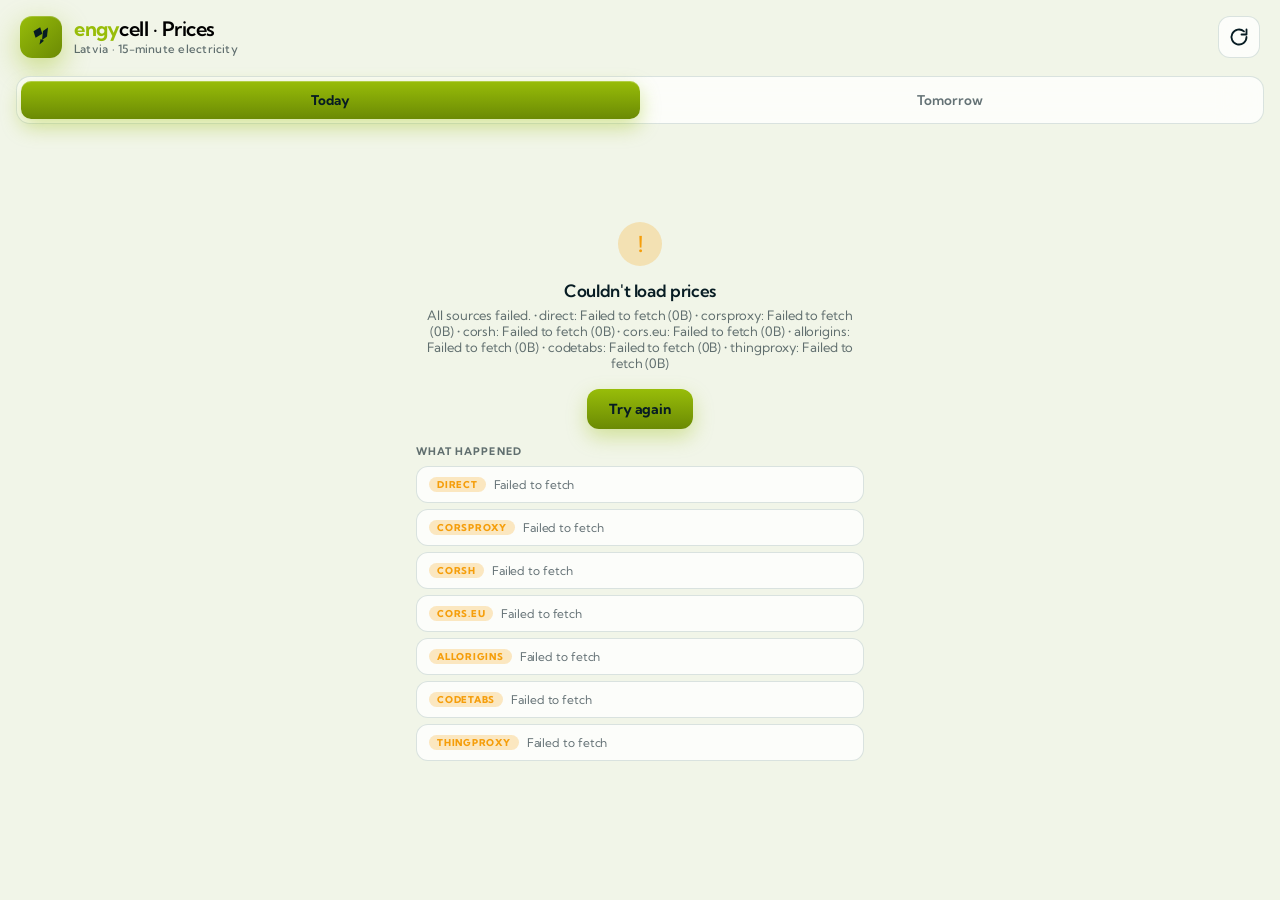
<file: docs/index.html>
<!doctype html>
<html lang="en">
<head>
  <meta charset="utf-8">
  <meta name="viewport" content="width=device-width, initial-scale=1, viewport-fit=cover">
  <meta name="theme-color" content="#F1F5E8">
  <meta name="apple-mobile-web-app-capable" content="yes">
  <meta name="apple-mobile-web-app-title" content="EngyCell">
  <meta name="apple-mobile-web-app-status-bar-style" content="default">
  <meta http-equiv="Cache-Control" content="no-cache">
  <link rel="manifest" href="manifest.webmanifest">
  <link rel="apple-touch-icon" href="icon-180.png">
  <link rel="icon" href="icon.svg" type="image/svg+xml">
  <link rel="preconnect" href="https://fonts.googleapis.com">
  <link rel="preconnect" href="https://fonts.gstatic.com" crossorigin>
  <link href="https://fonts.googleapis.com/css2?family=Kumbh+Sans:wght@400;500;600;700&display=swap" rel="stylesheet">
  <link rel="stylesheet" href="styles.css?v=17">
  <title>EngyCell Prices · Latvia electricity</title>
</head>
<body class="app-entering">
  <div class="bg">
    <div class="orb orb-a"></div>
    <div class="orb orb-b"></div>
    <div class="orb orb-c"></div>
    <svg class="wires" viewBox="0 0 1440 900" preserveAspectRatio="xMidYMid slice" aria-hidden="true">
      <g fill="none" stroke-linecap="square" stroke-linejoin="miter">
        <path class="wire-track" pathLength="1000" d="M -40 140 H 180 V 220 H 400 V 160 H 640 V 260 H 880 V 180 H 1140 V 280 H 1480"/>
        <path class="wire-pulse" pathLength="1000" d="M -40 140 H 180 V 220 H 400 V 160 H 640 V 260 H 880 V 180 H 1140 V 280 H 1480" style="--dur:11s;--delay:0s;"/>

        <path class="wire-track" pathLength="1000" d="M -40 360 H 140 V 300 H 380 V 420 H 620 V 340 H 900 V 440 H 1160 V 380 H 1480"/>
        <path class="wire-pulse" pathLength="1000" d="M -40 360 H 140 V 300 H 380 V 420 H 620 V 340 H 900 V 440 H 1160 V 380 H 1480" style="--dur:14s;--delay:-5s;"/>

        <path class="wire-track" pathLength="1000" d="M -40 560 H 220 V 480 H 460 V 620 H 720 V 520 H 980 V 640 H 1240 V 560 H 1480"/>
        <path class="wire-pulse" pathLength="1000" d="M -40 560 H 220 V 480 H 460 V 620 H 720 V 520 H 980 V 640 H 1240 V 560 H 1480" style="--dur:9s;--delay:-3s;"/>

        <path class="wire-track" pathLength="1000" d="M -40 760 H 280 V 820 H 520 V 680 H 800 V 820 H 1060 V 720 H 1320 V 820 H 1480"/>
        <path class="wire-pulse" pathLength="1000" d="M -40 760 H 280 V 820 H 520 V 680 H 800 V 820 H 1060 V 720 H 1320 V 820 H 1480" style="--dur:13s;--delay:-7s;"/>

        <path class="wire-track" pathLength="1000" d="M 60 -40 V 140"/>
        <path class="wire-track" pathLength="1000" d="M 880 180 V 440"/>
        <path class="wire-track" pathLength="1000" d="M 460 620 V 940"/>
        <path class="wire-track" pathLength="1000" d="M 1160 380 V 940"/>
      </g>
    </svg>
    <div class="grain"></div>
  </div>

  <header class="top">
    <div class="brand">
      <div class="logo-mark" aria-hidden="true">
        <!-- engycell-inspired mark: lightning bolt + turbine blade -->
        <svg viewBox="0 0 24 24" xmlns="http://www.w3.org/2000/svg">
          <!-- turbine / blade element (left) -->
          <path d="M4.5 6.2 L11.2 2.2 L13.3 8.8 L6.6 12.8 Z" fill="#071C23"/>
          <!-- bolt element (right, offset) -->
          <path d="M14 6 L19 2.4 L18 11.4 L13 15 Z" fill="#071C23"/>
          <!-- small accent triangle (tail) -->
          <path d="M11.6 14 L15 15.8 L10.5 19.6 Z" fill="#071C23"/>
        </svg>
      </div>
      <div class="brand-text">
        <h1><span class="brand-accent">engy</span>cell · Prices</h1>
        <p class="subtitle">Latvia · 15-minute electricity</p>
      </div>
    </div>
    <button id="refresh" class="icon-btn" aria-label="Refresh">
      <svg viewBox="0 0 24 24" width="20" height="20" fill="none" stroke="currentColor" stroke-width="2.2" stroke-linecap="round" stroke-linejoin="round"><path d="M21 12a9 9 0 1 1-3-6.7"/><path d="M21 3v6h-6"/></svg>
    </button>
  </header>

  <div class="segmented" role="tablist">
    <div class="seg-thumb" id="seg-thumb"></div>
    <button class="seg active" data-day="today" role="tab" aria-selected="true">Today</button>
    <button class="seg" data-day="tomorrow" role="tab" aria-selected="false">Tomorrow</button>
  </div>

  <main id="app">
    <div id="loading" class="state">
      <div class="spinner"></div>
      <p class="state-title">Loading prices</p>
      <p id="loading-msg" class="state-sub"></p>
    </div>

    <div id="error" class="state hidden">
      <div class="state-icon">!</div>
      <p class="state-title">Couldn't load prices</p>
      <p id="error-msg" class="state-sub"></p>
      <button id="retry" class="btn">Try again</button>
      <div id="diag" class="diag"></div>
    </div>

    <div id="content" class="hidden fade-in">
      <section class="hero">
        <div class="hero-top">
          <span class="pill" id="hero-pill">—</span>
          <span class="hero-label" id="hero-label">Right now</span>
        </div>
        <div class="hero-num">
          <span class="hero-value" id="hero-value">—</span>
          <span class="hero-unit">¢/kWh</span>
        </div>
        <div class="hero-meta">
          <span id="hero-sub" class="hero-time">—</span>
          <span id="hero-delta" class="hero-delta"></span>
        </div>
        <svg id="hero-spark" class="hero-spark" viewBox="0 0 340 60" preserveAspectRatio="none" aria-hidden="true"></svg>
      </section>

      <section id="insight" class="insight hidden">
        <div class="insight-icon" id="insight-icon">🌿</div>
        <div class="insight-text">
          <div class="insight-title" id="insight-title"></div>
          <div class="insight-sub" id="insight-sub"></div>
        </div>
      </section>

      <section class="stats">
        <div class="stat lo">
          <div class="stat-head"><span class="stat-dot"></span> Cheapest</div>
          <div class="stat-value" id="stat-lo">—</div>
          <div class="stat-sub" id="stat-lo-sub"></div>
        </div>
        <div class="stat hi">
          <div class="stat-head"><span class="stat-dot"></span> Priciest</div>
          <div class="stat-value" id="stat-hi">—</div>
          <div class="stat-sub" id="stat-hi-sub"></div>
        </div>
      </section>

      <section class="card chart-card">
        <div class="card-head">
          <h3>15-minute bars</h3>
          <div class="legend">
            <span>👑 cheapest</span>
            <span>🔥 priciest</span>
          </div>
        </div>
        <svg id="chart" viewBox="0 0 640 280" preserveAspectRatio="xMidYMid meet" role="img" aria-label="Price chart"></svg>
      </section>

      <section class="card list-card">
        <div class="card-head">
          <h3>Every 15-minute slot</h3>
          <span class="count" id="slot-count"></span>
        </div>
        <div id="list" class="list"></div>
      </section>

      <p class="updated" id="updated"></p>
    </div>
  </main>
  <script src="app.js?v=20" defer></script>
</body>
</html>
</file>
<file: docs/styles.css>
/* ------------------------------------------------------------------
   engycell · Volts — premium mobile UI
   Palette: #EEEEEE off-white / #98BD09 vivid green /
            #071C23 deep teal / #03413C secondary teal
   Type: Kumbh Sans (Regular 400 / Semibold 600 / Bold 700)
   ------------------------------------------------------------------ */

:root {
  color-scheme: light;

  /* --- Light Engycell palette — off-white base with brand-green tint --- */
  --bg-0: #EEEEEE;
  --bg-1: #F1F5E8;              /* faint brand-green tint */
  --bg-2: #DDE1D2;
  --text: #071C23;
  --text-strong: #000000;
  --muted: rgba(7, 28, 35, 0.62);
  --muted-2: rgba(7, 28, 35, 0.34);
  --hair: rgba(7, 28, 35, 0.10);

  --brand:      #98BD09;        /* vivid green */
  --brand-2:    #B7D910;        /* a touch brighter for glow */
  --brand-dim:  #6B8A04;        /* deeper green for hover / borders */
  --brand-soft: rgba(152, 189, 9, 0.24);
  --brand-glow: rgba(152, 189, 9, 0.45);

  --teal:       #03413C;
  --teal-soft:  rgba(3, 65, 60, 0.35);

  /* "Priciest" signal — amber that still feels Engycell */
  --warn:       #F59E0B;
  --warn-2:     #FBBF24;
  --warn-soft:  rgba(245, 158, 11, 0.24);
  --warn-glow:  rgba(245, 158, 11, 0.45);

  --card: rgba(255, 255, 255, 0.78);
  --card-strong: rgba(255, 255, 255, 0.94);
  --card-border: rgba(3, 65, 60, 0.14);
  --shadow-card: 0 14px 36px rgba(3, 65, 60, 0.10),
                 0 1px 0 rgba(255, 255, 255, 0.9) inset;
  --shadow-hero: 0 22px 60px rgba(152, 189, 9, 0.30);

  --brand-grad:   linear-gradient(135deg, #98BD09 0%, #B7D910 55%, #EEEEEE 120%);
  --brand-grad-2: linear-gradient(135deg, #98BD09 0%, #03413C 100%);
  --brand-grad-3: linear-gradient(180deg, #98BD09 0%, #6B8A04 100%);
  --hero-grad:    linear-gradient(180deg, #03413C 0%, #071C23 55%, #03413C 100%);

  --orb-a: rgba(152, 189, 9, 0.45);
  --orb-b: rgba(3, 65, 60, 0.28);
  --orb-c: rgba(152, 189, 9, 0.28);
  --grain-opacity: 0.03;
}

/* ------------------------------------------------------------------
   Reset & base
   ------------------------------------------------------------------ */
* { box-sizing: border-box; -webkit-tap-highlight-color: transparent; }
html, body { margin: 0; padding: 0; min-height: 100%; }
html { background: var(--bg-1); }

body {
  font-family: "Kumbh Sans", -apple-system, BlinkMacSystemFont, "SF Pro Text",
               system-ui, sans-serif;
  font-weight: 400;
  color: var(--text);
  background: var(--bg-1);
  padding: env(safe-area-inset-top) env(safe-area-inset-right)
           env(safe-area-inset-bottom) env(safe-area-inset-left);
  -webkit-font-smoothing: antialiased;
  min-height: 100vh;
  overflow-x: hidden;
  letter-spacing: -0.005em;
}

h1, h2, h3, p { margin: 0; }
button { font: inherit; color: inherit; font-family: inherit; }

/* ------------------------------------------------------------------
   Animated background — Engycell green on deep teal
   ------------------------------------------------------------------ */
.bg {
  position: fixed; inset: 0;
  z-index: -1;
  overflow: hidden;
  background:
    radial-gradient(1200px 900px at 50% 45%, rgba(152, 189, 9, 0.18), transparent 65%),
    radial-gradient(1100px 700px at 110% -10%, rgba(152, 189, 9, 0.22), transparent 60%),
    radial-gradient(900px 600px at -10% 110%, rgba(3, 65, 60, 0.12), transparent 60%),
    var(--bg-1);
}

.orb {
  position: absolute;
  border-radius: 50%;
  filter: blur(90px);
  will-change: transform;
}
.orb-a { width: 460px; height: 460px; background: var(--orb-a); top: -100px; left: -140px; animation: drift 28s ease-in-out infinite; }
.orb-b { width: 380px; height: 380px; background: var(--orb-b); top: 18%; right: -160px; animation: drift 36s ease-in-out infinite reverse; }
.orb-c { width: 540px; height: 540px; background: var(--orb-c); bottom: -240px; left: 15%; animation: drift 44s ease-in-out infinite; }

@keyframes drift {
  0%, 100% { transform: translate(0, 0) scale(1); }
  50%      { transform: translate(40px, -50px) scale(1.10); }
}

.grain {
  position: absolute; inset: 0; pointer-events: none;
  opacity: var(--grain-opacity);
  background-image: url("data:image/svg+xml;utf8,<svg xmlns='http://www.w3.org/2000/svg' width='180' height='180'><filter id='n'><feTurbulence type='fractalNoise' baseFrequency='0.9' stitchTiles='stitch'/></filter><rect width='100%25' height='100%25' filter='url(%23n)'/></svg>");
  mix-blend-mode: overlay;
}

/* Electricity wires — angular circuit-trace lines with current flowing through.
   The pulses flicker to read as live / buzzing current. */
.wires {
  position: absolute; inset: 0;
  width: 100%; height: 100%;
  pointer-events: none;
  opacity: 1;
  z-index: 0;
}
.wire-track {
  stroke: #03413C;
  stroke-opacity: 0.5;
  stroke-width: 2;
}
.wire-pulse {
  stroke: #F2FF6A;
  stroke-width: 5;
  /* Three bright segments per cycle so a pulse is visible somewhere on every
     wire pretty much all the time. 80-unit segments = 8% of path length each. */
  stroke-dasharray: 80 253 80 253 80 254;
  filter: drop-shadow(0 0 10px rgba(232, 255, 66, 1))
          drop-shadow(0 0 26px rgba(152, 189, 9, 0.9));
  animation:
    wire-flow var(--dur, 12s) linear infinite,
    wire-buzz 0.09s steps(2, end) infinite;
  animation-delay: var(--delay, 0s), 0s;
  will-change: stroke-dashoffset, opacity;
}
@keyframes wire-flow {
  from { stroke-dashoffset: 1000; }
  to   { stroke-dashoffset: 0; }
}
@keyframes wire-buzz {
  0%, 100% { opacity: 1;    stroke-width: 5;   }
  50%      { opacity: 0.65; stroke-width: 4.2; }
}
@media (prefers-reduced-motion: reduce) {
  .wire-pulse { animation: none; stroke-dashoffset: 500; }
}

/* ------------------------------------------------------------------
   Launch animation — short logo pop + wire energize sweep
   ------------------------------------------------------------------ */
body.app-entering .logo-mark {
  animation: logoPop 560ms cubic-bezier(.22,1.3,.36,1) both;
}
body.app-entering .brand-text {
  animation: brandSlide 500ms cubic-bezier(.2,.7,.2,1) 120ms both;
}
body.app-entering .wire-pulse {
  animation:
    wire-energize 700ms cubic-bezier(.22,.9,.2,1) both,
    wire-flow var(--dur, 12s) linear 700ms infinite;
}
body.app-entering .segmented,
body.app-entering main {
  animation: contentRise 500ms cubic-bezier(.2,.7,.2,1) 200ms both;
}
@keyframes logoPop {
  0%   { opacity: 0; transform: scale(.5) rotate(-8deg); filter: brightness(1.8); }
  60%  { opacity: 1; transform: scale(1.08) rotate(2deg); filter: brightness(1.3); }
  100% { opacity: 1; transform: scale(1) rotate(0); filter: brightness(1); }
}
@keyframes brandSlide {
  from { opacity: 0; transform: translateX(-10px); }
  to   { opacity: 1; transform: translateX(0); }
}
@keyframes contentRise {
  from { opacity: 0; transform: translateY(10px); }
  to   { opacity: 1; transform: translateY(0); }
}
@keyframes wire-energize {
  from { stroke-dashoffset: 1000; opacity: 0; }
  30%  { opacity: 1; }
  to   { stroke-dashoffset: 0; opacity: 1; }
}
@media (prefers-reduced-motion: reduce) {
  body.app-entering .logo-mark,
  body.app-entering .brand-text,
  body.app-entering .wire-pulse,
  body.app-entering .segmented,
  body.app-entering main { animation: none; }
}

/* ------------------------------------------------------------------
   Header
   ------------------------------------------------------------------ */
.top {
  display: flex;
  align-items: center;
  justify-content: space-between;
  padding: 16px 20px 6px;
}
.brand { display: flex; align-items: center; gap: 12px; }
.logo-mark {
  width: 42px; height: 42px;
  border-radius: 12px;
  display: grid; place-items: center;
  background: linear-gradient(135deg, #98BD09 0%, #6B8A04 100%);
  box-shadow: 0 10px 28px rgba(152, 189, 9, 0.45),
              0 1px 0 rgba(255, 255, 255, 0.2) inset;
}
.logo-mark svg { width: 24px; height: 24px; }
.brand-text h1 {
  font-size: 20px;
  font-weight: 600;
  letter-spacing: -0.025em;
  line-height: 1;
  color: var(--text-strong);
}
.brand-text h1 .brand-accent { color: var(--brand); font-weight: 700; }
.subtitle {
  color: var(--muted);
  font-size: 11.5px;
  font-weight: 500;
  margin-top: 3px;
  letter-spacing: 0.02em;
}

.icon-btn {
  width: 42px; height: 42px;
  border: 1px solid var(--card-border);
  background: var(--card);
  backdrop-filter: blur(20px) saturate(1.4);
  -webkit-backdrop-filter: blur(20px) saturate(1.4);
  border-radius: 12px;
  display: grid; place-items: center;
  cursor: pointer;
  color: var(--text);
  transition: transform .15s ease, background .15s, border-color .15s;
}
.icon-btn:active { transform: scale(0.92); }
.icon-btn:hover { border-color: var(--brand); }
.icon-btn.spinning svg { animation: spin 0.8s linear infinite; }
@keyframes spin { to { transform: rotate(360deg); } }

/* ------------------------------------------------------------------
   Segmented control
   ------------------------------------------------------------------ */
.segmented {
  position: relative;
  display: flex;
  gap: 0;
  margin: 12px 16px 14px;
  padding: 4px;
  background: var(--card);
  border: 1px solid var(--card-border);
  border-radius: 14px;
  backdrop-filter: blur(20px) saturate(1.4);
  -webkit-backdrop-filter: blur(20px) saturate(1.4);
}
.seg-thumb {
  position: absolute;
  top: 4px; bottom: 4px;
  width: calc(50% - 4px);
  left: 4px;
  background: var(--brand-grad-3);
  border-radius: 10px;
  box-shadow: 0 8px 20px rgba(152, 189, 9, 0.4),
              0 1px 0 rgba(255, 255, 255, 0.25) inset;
  transition: transform .34s cubic-bezier(.4, 1.2, .4, 1);
}
.seg-thumb.right { transform: translateX(100%); }
.seg {
  position: relative;
  z-index: 1;
  flex: 1;
  padding: 11px 12px;
  border: 0;
  border-radius: 10px;
  background: transparent;
  color: var(--muted);
  font-weight: 600;
  font-size: 13.5px;
  letter-spacing: 0;
  cursor: pointer;
  transition: color .25s;
}
.seg.active { color: #071C23; font-weight: 700; }

/* ------------------------------------------------------------------
   Main layout
   ------------------------------------------------------------------ */
main {
  padding: 4px 16px 48px;
  max-width: 520px;
  margin: 0 auto;
}
.hidden { display: none !important; }
.fade-in { animation: fadeUp .5s cubic-bezier(.2,.7,.2,1) both; }
@keyframes fadeUp {
  from { opacity: 0; transform: translateY(8px); }
  to   { opacity: 1; transform: translateY(0); }
}

/* Loading / error */
.state {
  text-align: center;
  padding: 80px 20px;
  color: var(--muted);
}
.state-title { font-weight: 600; font-size: 17px; color: var(--text); margin: 0 0 6px; letter-spacing: -0.02em; }
.state-sub { font-size: 13px; margin: 0 0 18px; }
.state-icon {
  width: 44px; height: 44px;
  border-radius: 50%;
  background: var(--warn-soft);
  color: var(--warn);
  display: grid; place-items: center;
  margin: 0 auto 14px;
  font-weight: 700; font-size: 22px;
}
.spinner {
  width: 32px; height: 32px;
  border: 2.5px solid var(--hair);
  border-top-color: var(--brand);
  border-radius: 50%;
  margin: 0 auto 14px;
  animation: spin 0.8s linear infinite;
}
.loading-msg {
  font-size: 12px;
  color: var(--muted);
  margin-top: 6px;
}
.btn {
  padding: 11px 22px;
  border: 0;
  border-radius: 12px;
  background: var(--brand-grad-3);
  color: #071C23;
  font-weight: 700;
  font-size: 14px;
  cursor: pointer;
  letter-spacing: -0.005em;
  box-shadow: 0 8px 20px rgba(152, 189, 9, 0.35);
}
.btn:active { transform: scale(0.97); }

/* ------------------------------------------------------------------
   Hero card
   ------------------------------------------------------------------ */
.hero {
  position: relative;
  margin: 4px 0 14px;
  padding: 22px 22px 0;
  border-radius: 28px;
  background: var(--card);
  border: 1px solid var(--card-border);
  backdrop-filter: blur(24px) saturate(1.5);
  -webkit-backdrop-filter: blur(24px) saturate(1.5);
  box-shadow: var(--shadow-card), var(--shadow-hero);
  overflow: hidden;
}
.hero::before {
  content: "";
  position: absolute;
  inset: -1px;
  border-radius: 28px;
  padding: 1px;
  background: linear-gradient(135deg, rgba(152, 189, 9, 0.45), rgba(255,255,255,0.04) 40%, transparent);
  -webkit-mask: linear-gradient(#000 0 0) content-box, linear-gradient(#000 0 0);
          mask: linear-gradient(#000 0 0) content-box, linear-gradient(#000 0 0);
  -webkit-mask-composite: xor;
          mask-composite: exclude;
  pointer-events: none;
}
.hero-top {
  display: flex;
  align-items: center;
  justify-content: space-between;
}
.pill {
  display: inline-flex;
  align-items: center;
  gap: 6px;
  padding: 5px 10px;
  border-radius: 999px;
  font-size: 10.5px;
  font-weight: 700;
  letter-spacing: 0.1em;
  text-transform: uppercase;
  background: var(--brand-soft);
  color: var(--brand);
}
.pill.cheap  { background: var(--brand-soft); color: var(--brand); box-shadow: 0 0 20px var(--brand-glow); }
.pill.pricy  { background: var(--warn-soft);  color: var(--warn);  box-shadow: 0 0 16px var(--warn-glow); }
.pill.normal { background: var(--hair);       color: var(--text); }

.hero-label {
  font-size: 11px;
  font-weight: 700;
  color: var(--muted);
  letter-spacing: 0.12em;
  text-transform: uppercase;
}
.hero-label.live {
  display: inline-flex;
  align-items: center;
  gap: 7px;
  padding: 5px 11px 5px 9px;
  border-radius: 999px;
  color: #071C23;
  background: var(--brand-grad-3);
  box-shadow: 0 0 22px var(--brand-glow),
              0 1px 0 rgba(255,255,255,0.28) inset;
  font-weight: 800;
  font-size: 10.5px;
}
.hero-label.live::before {
  content: "";
  width: 7px; height: 7px;
  border-radius: 50%;
  background: #071C23;
  box-shadow: 0 0 6px rgba(7, 28, 35, 0.6);
  animation: heroLivePulse 1.4s ease-in-out infinite;
}
@keyframes heroLivePulse {
  0%, 100% { opacity: 1; transform: scale(1); }
  50%      { opacity: 0.45; transform: scale(0.78); }
}
.hero-num {
  display: flex;
  align-items: baseline;
  gap: 8px;
  margin-top: 14px;
}
.hero-value {
  font-size: 86px;
  font-weight: 700;
  line-height: 0.92;
  letter-spacing: -0.045em;
  font-variant-numeric: tabular-nums;
  color: var(--text-strong);
  background: linear-gradient(180deg, #03413C 0%, #071C23 55%, #03413C 100%);
  -webkit-background-clip: text;
          background-clip: text;
  -webkit-text-fill-color: transparent;
  filter: drop-shadow(0 4px 14px rgba(3, 65, 60, 0.18));
}
.hero-value.normal {
  background: linear-gradient(180deg, #03413C 0%, #071C23 55%, #03413C 100%);
  -webkit-background-clip: text; background-clip: text; -webkit-text-fill-color: transparent;
}
.hero-value.cheap {
  background: linear-gradient(180deg, #6B8A04 0%, #98BD09 55%, #546D03 100%);
  -webkit-background-clip: text; background-clip: text; -webkit-text-fill-color: transparent;
  filter: drop-shadow(0 6px 18px rgba(152, 189, 9, 0.35));
}
.hero-value.pricy {
  background: linear-gradient(180deg, #B45309 0%, #D97706 55%, #7C2D04 100%);
  -webkit-background-clip: text; background-clip: text; -webkit-text-fill-color: transparent;
  filter: drop-shadow(0 6px 18px rgba(245, 158, 11, 0.35));
}

.hero-unit {
  font-size: 18px;
  font-weight: 600;
  color: var(--muted);
  letter-spacing: -0.01em;
}
.hero-meta {
  display: flex;
  align-items: center;
  justify-content: space-between;
  margin-top: 10px;
  padding-bottom: 10px;
}
.hero-time { font-size: 13px; color: var(--muted); font-variant-numeric: tabular-nums; }
.hero-delta {
  font-size: 11.5px;
  font-weight: 600;
  padding: 4px 9px;
  border-radius: 7px;
  background: var(--hair);
  color: var(--muted);
  font-variant-numeric: tabular-nums;
  letter-spacing: 0.01em;
}
.hero-delta.good { background: var(--brand-soft); color: var(--brand); }
.hero-delta.bad  { background: var(--warn-soft);  color: var(--warn); }

.hero-spark {
  display: block;
  width: calc(100% + 44px);
  margin: 4px -22px 0;
  height: 60px;
}

/* ------------------------------------------------------------------
   Insight card
   ------------------------------------------------------------------ */
.insight {
  display: flex;
  align-items: center;
  gap: 14px;
  padding: 14px 16px;
  margin-bottom: 14px;
  border-radius: 20px;
  background: var(--card);
  border: 1px solid var(--card-border);
  backdrop-filter: blur(20px) saturate(1.4);
  -webkit-backdrop-filter: blur(20px) saturate(1.4);
  box-shadow: var(--shadow-card);
}
.insight-icon {
  width: 44px; height: 44px;
  border-radius: 14px;
  background: var(--brand-soft);
  display: grid; place-items: center;
  font-size: 22px;
  flex: none;
  box-shadow: 0 0 18px var(--brand-glow);
}
.insight-text { flex: 1; min-width: 0; }
.insight-title {
  font-size: 14px;
  font-weight: 600;
  letter-spacing: -0.015em;
  color: var(--text-strong);
}
.insight-sub {
  font-size: 12px;
  color: var(--muted);
  margin-top: 2px;
}

/* ------------------------------------------------------------------
   Stat cards
   ------------------------------------------------------------------ */
.stats {
  display: grid;
  grid-template-columns: 1fr 1fr;
  gap: 10px;
  margin-bottom: 14px;
}
.stat {
  padding: 14px 14px;
  border-radius: 20px;
  background: var(--card);
  border: 1px solid var(--card-border);
  backdrop-filter: blur(20px) saturate(1.4);
  -webkit-backdrop-filter: blur(20px) saturate(1.4);
  box-shadow: var(--shadow-card);
}
.stat-head {
  display: flex;
  align-items: center;
  gap: 6px;
  font-size: 10.5px;
  font-weight: 700;
  letter-spacing: 0.08em;
  text-transform: uppercase;
}
.stat-dot { width: 8px; height: 8px; border-radius: 50%; }
.stat.lo .stat-head { color: var(--brand); }
.stat.lo .stat-dot  { background: var(--brand); box-shadow: 0 0 12px var(--brand); }
.stat.hi .stat-head { color: var(--warn); }
.stat.hi .stat-dot  { background: var(--warn); box-shadow: 0 0 12px var(--warn); }
.stat-value {
  font-size: 26px;
  font-weight: 700;
  letter-spacing: -0.03em;
  margin-top: 8px;
  font-variant-numeric: tabular-nums;
  color: var(--text-strong);
}
.stat-sub {
  font-size: 11.5px;
  color: var(--muted);
  margin-top: 2px;
  font-variant-numeric: tabular-nums;
}
.cells {
  color: var(--muted);
  font-size: 11px;
  font-weight: 600;
  margin-left: 2px;
}

/* ------------------------------------------------------------------
   Card
   ------------------------------------------------------------------ */
.card {
  padding: 18px;
  margin-bottom: 14px;
  border-radius: 24px;
  background: var(--card);
  border: 1px solid var(--card-border);
  backdrop-filter: blur(22px) saturate(1.5);
  -webkit-backdrop-filter: blur(22px) saturate(1.5);
  box-shadow: var(--shadow-card);
}
.card-head {
  display: flex;
  align-items: center;
  justify-content: space-between;
  margin-bottom: 12px;
}
.card-head h3 {
  font-size: 11px;
  font-weight: 700;
  letter-spacing: 0.1em;
  text-transform: uppercase;
  color: var(--muted);
}
.count {
  font-size: 11.5px;
  color: var(--muted);
  font-variant-numeric: tabular-nums;
  letter-spacing: 0.02em;
}

/* Chart */
.chart-card { padding: 18px 16px 14px; }
#chart {
  width: 100%;
  height: 280px;
  display: block;
  overflow: visible;
}
.legend {
  display: flex;
  gap: 12px;
  font-size: 10.5px;
  color: var(--muted);
  font-weight: 600;
  letter-spacing: 0.04em;
}
.legend span { display: inline-flex; align-items: center; gap: 5px; }

/* ------------------------------------------------------------------
   Slot grid — compact 4-column layout
   ------------------------------------------------------------------ */
.list-card { padding: 14px 12px 12px; }
.list {
  display: grid;
  grid-template-columns: repeat(4, 1fr);
  gap: 4px;
}
@media (min-width: 480px) {
  .list { grid-template-columns: repeat(6, 1fr); gap: 5px; }
}
@media (min-width: 720px) {
  .list { grid-template-columns: repeat(8, 1fr); gap: 6px; }
}

.cell {
  position: relative;
  padding: 8px 6px 7px;
  border-radius: 10px;
  background: rgba(238, 238, 238, 0.03);
  border: 1px solid var(--card-border);
  text-align: center;
  transition: transform .15s cubic-bezier(.2,.7,.2,1), background .2s;
  overflow: hidden;
}
.cell { background: rgba(255, 255, 255, 0.6); border-color: rgba(3, 65, 60, 0.10); }
.cell-price { color: #071C23; }

/* Pill / supporting colour overrides for the light palette */
.pill.normal { background: rgba(3, 65, 60, 0.12); color: #03413C; }
.pill.cheap  { background: rgba(152, 189, 9, 0.26); color: #4A6103; }
.pill.pricy  { background: rgba(245, 158, 11, 0.26); color: #8A3E07; }
.insight-title { color: #071C23; }
.cell:active { transform: scale(0.97); }

.cell-time {
  font-size: 9.5px;
  font-weight: 600;
  color: var(--muted);
  letter-spacing: 0.04em;
  font-variant-numeric: tabular-nums;
}
.cell-price {
  font-size: 14px;
  font-weight: 700;
  letter-spacing: -0.025em;
  font-variant-numeric: tabular-nums;
  margin-top: 3px;
  line-height: 1.15;
  color: var(--text-strong);
}
.cell-unit {
  color: var(--muted);
  font-size: 9px;
  font-weight: 600;
  margin-left: 1px;
}
.cell-bar {
  height: 3px;
  background: var(--hair);
  border-radius: 2px;
  overflow: hidden;
  margin-top: 6px;
}
.cell-bar > span {
  display: block;
  height: 100%;
  border-radius: 2px;
  background: linear-gradient(90deg, #03413C, #98BD09);
  transition: width .4s cubic-bezier(.2,.7,.2,1);
}

.cell-badge {
  position: absolute;
  top: 3px;
  right: 3px;
  font-size: 9px;
  line-height: 1;
  opacity: 0.95;
}

/* Cheap */
.cell.cheap {
  background: linear-gradient(160deg, rgba(152, 189, 9, 0.36), rgba(183, 217, 16, 0.14));
  border-color: rgba(107, 138, 4, 0.45);
  box-shadow: 0 4px 18px rgba(152, 189, 9, 0.22),
              0 0 0 1px rgba(152, 189, 9, 0.14) inset;
}
.cell.cheap .cell-price { color: #556E03; }
.cell.cheap .cell-bar > span { background: linear-gradient(90deg, #6B8A04, #98BD09, #B7D910); }

/* Pricy */
.cell.pricy {
  background: linear-gradient(160deg, rgba(245, 158, 11, 0.36), rgba(251, 191, 36, 0.14));
  border-color: rgba(180, 83, 9, 0.45);
  box-shadow: 0 4px 18px rgba(245, 158, 11, 0.22),
              0 0 0 1px rgba(245, 158, 11, 0.14) inset;
}
.cell.pricy .cell-price { color: #B45309; }
.cell.pricy .cell-bar > span { background: linear-gradient(90deg, #B45309, #F59E0B, #FBBF24); }

/* Crown (absolute cheapest) — pure brand green with extra glow */
.cell.crown {
  background: linear-gradient(160deg, rgba(152, 189, 9, 0.52), rgba(152, 189, 9, 0.16));
  border-color: rgba(107, 138, 4, 0.55);
  box-shadow: 0 8px 28px rgba(152, 189, 9, 0.40),
              0 0 0 1px rgba(152, 189, 9, 0.30) inset;
}
.cell.crown .cell-badge { font-size: 12px; top: 2px; right: 2px;
  filter: drop-shadow(0 0 6px rgba(152, 189, 9, .8)); }
.cell.crown .cell-price { color: #556E03; }

/* Flame (absolute priciest) */
.cell.flame {
  background: linear-gradient(160deg, rgba(245, 158, 11, 0.52), rgba(251, 191, 36, 0.16));
  border-color: rgba(180, 83, 9, 0.55);
  box-shadow: 0 8px 28px rgba(245, 158, 11, 0.40),
              0 0 0 1px rgba(245, 158, 11, 0.30) inset;
}
.cell.flame .cell-badge { font-size: 12px; top: 2px; right: 2px;
  filter: drop-shadow(0 0 6px rgba(245, 158, 11, .8)); }
.cell.flame .cell-price { color: #8A3E07; }

/* Now ring */
.cell.now {
  border-color: transparent;
  position: relative;
}
.cell.now::before {
  content: "";
  position: absolute;
  inset: -1px;
  border-radius: 11px;
  padding: 1.8px;
  background: var(--brand-grad-3);
  -webkit-mask: linear-gradient(#000 0 0) content-box, linear-gradient(#000 0 0);
          mask: linear-gradient(#000 0 0) content-box, linear-gradient(#000 0 0);
  -webkit-mask-composite: xor;
          mask-composite: exclude;
  pointer-events: none;
  animation: pulseRing 2s ease-in-out infinite;
}
@keyframes pulseRing {
  0%, 100% { opacity: 1; }
  50% { opacity: 0.55; }
}
.cell.now .cell-badge { color: var(--brand); animation: pulseRing 1.2s infinite; }

/* ------------------------------------------------------------------
   Footer
   ------------------------------------------------------------------ */
.updated {
  text-align: center;
  color: var(--muted-2);
  font-size: 11px;
  margin-top: 14px;
  letter-spacing: 0.05em;
}

.err-msg {
  white-space: pre-wrap;
  text-align: left;
  max-width: 420px;
  margin: 0 auto 16px;
  font-family: ui-monospace, SFMono-Regular, Menlo, monospace;
  font-size: 12px;
  background: var(--card);
  border: 1px solid var(--card-border);
  border-radius: 10px;
  padding: 10px;
  color: var(--muted);
}

/* Diagnostics */
.diag {
  text-align: left;
  max-width: 460px;
  margin: 16px auto 0;
}
.diag-title {
  font-size: 10.5px;
  font-weight: 700;
  color: var(--muted);
  text-transform: uppercase;
  letter-spacing: 0.1em;
  margin-bottom: 8px;
}
.diag-item {
  background: var(--card);
  border: 1px solid var(--card-border);
  border-radius: 12px;
  padding: 10px 12px;
  margin-bottom: 6px;
}
.diag-item summary {
  cursor: pointer;
  display: flex;
  align-items: center;
  gap: 8px;
  list-style: none;
  font-size: 12px;
}
.diag-item summary::-webkit-details-marker { display: none; }
.pill-mini {
  font-size: 9.5px;
  font-weight: 800;
  padding: 2px 8px;
  border-radius: 999px;
  letter-spacing: 0.08em;
  text-transform: uppercase;
}
.pill-mini.ok  { background: var(--brand-soft); color: var(--brand); }
.pill-mini.bad { background: var(--warn-soft);  color: var(--warn); }
.diag-status { color: var(--muted); font-size: 12px; }
.diag-url    { font-size: 11px; color: var(--muted); word-break: break-all; margin: 6px 0; }
.diag-body pre {
  background: var(--hair);
  border-radius: 8px;
  padding: 8px 10px;
  font-size: 11px;
  white-space: pre-wrap;
  word-break: break-all;
  margin: 0;
  font-family: ui-monospace, SFMono-Regular, Menlo, monospace;
  color: var(--muted);
}
</file>
